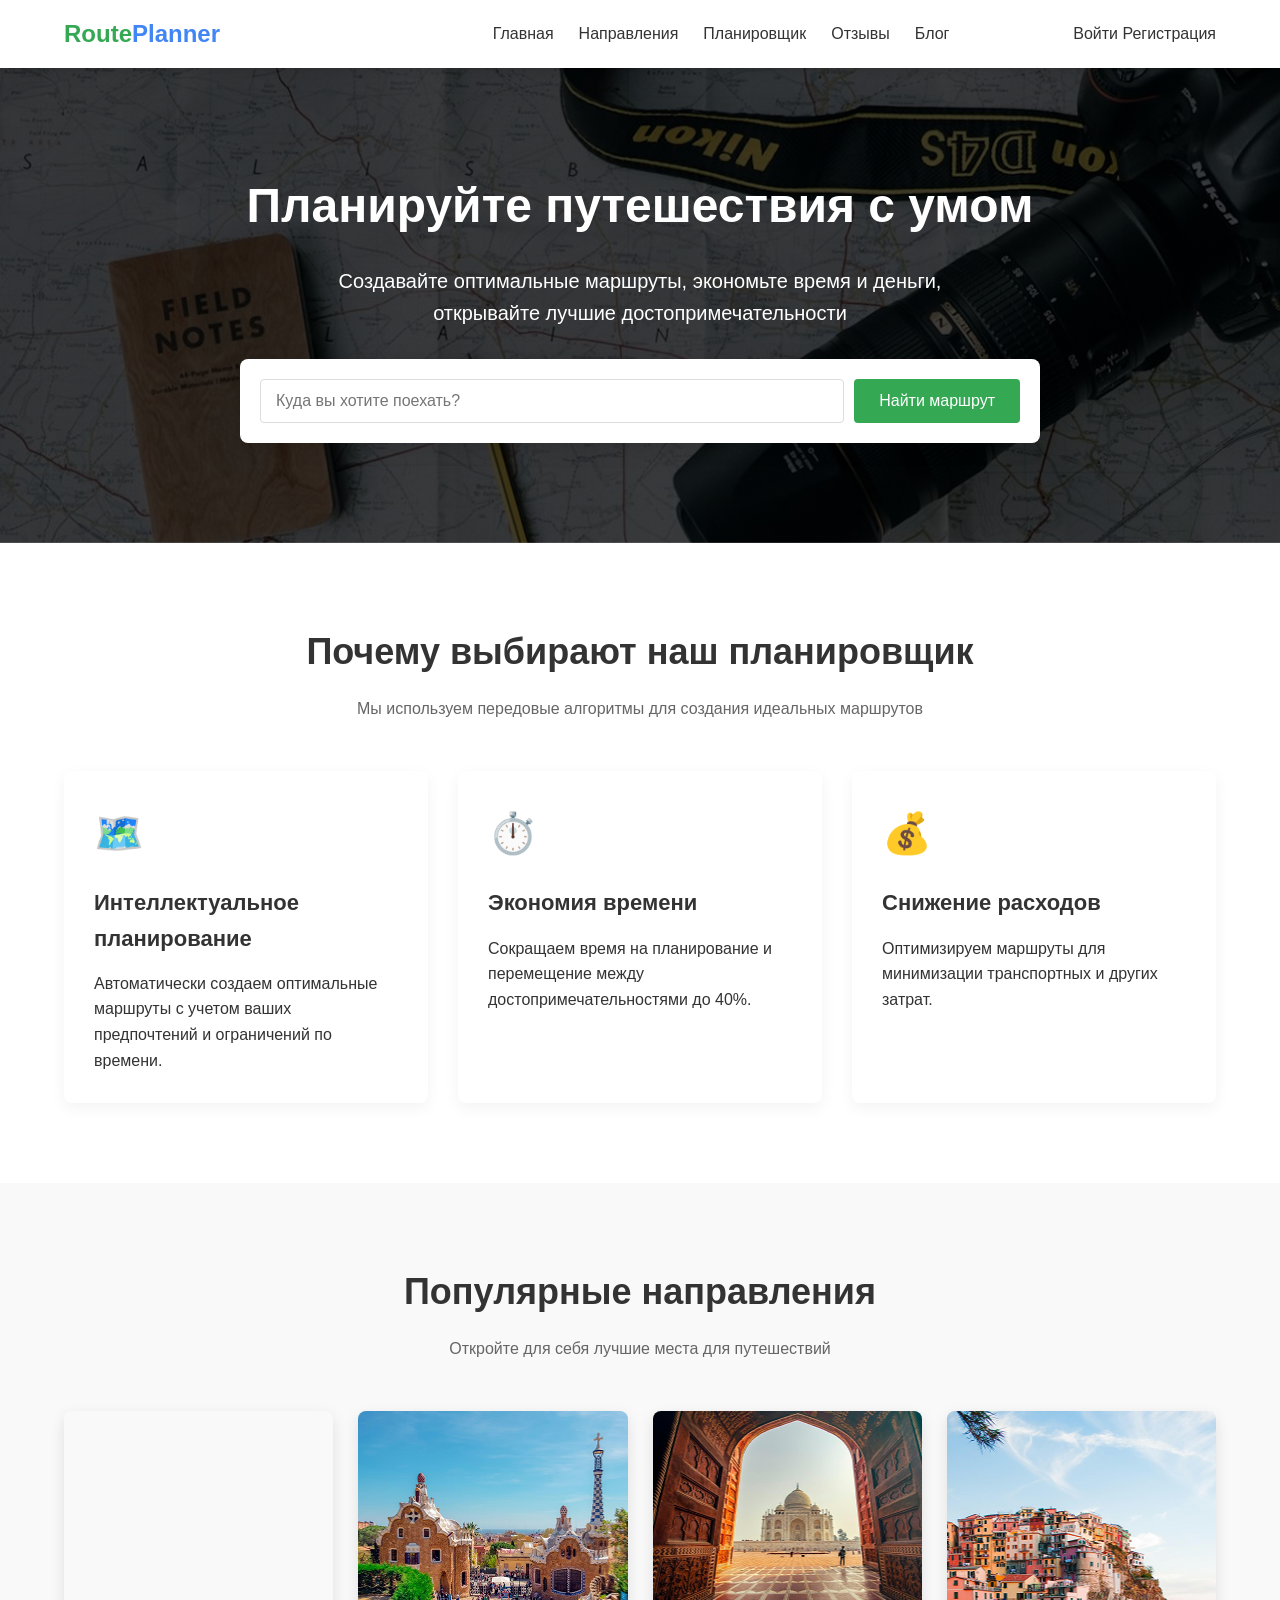
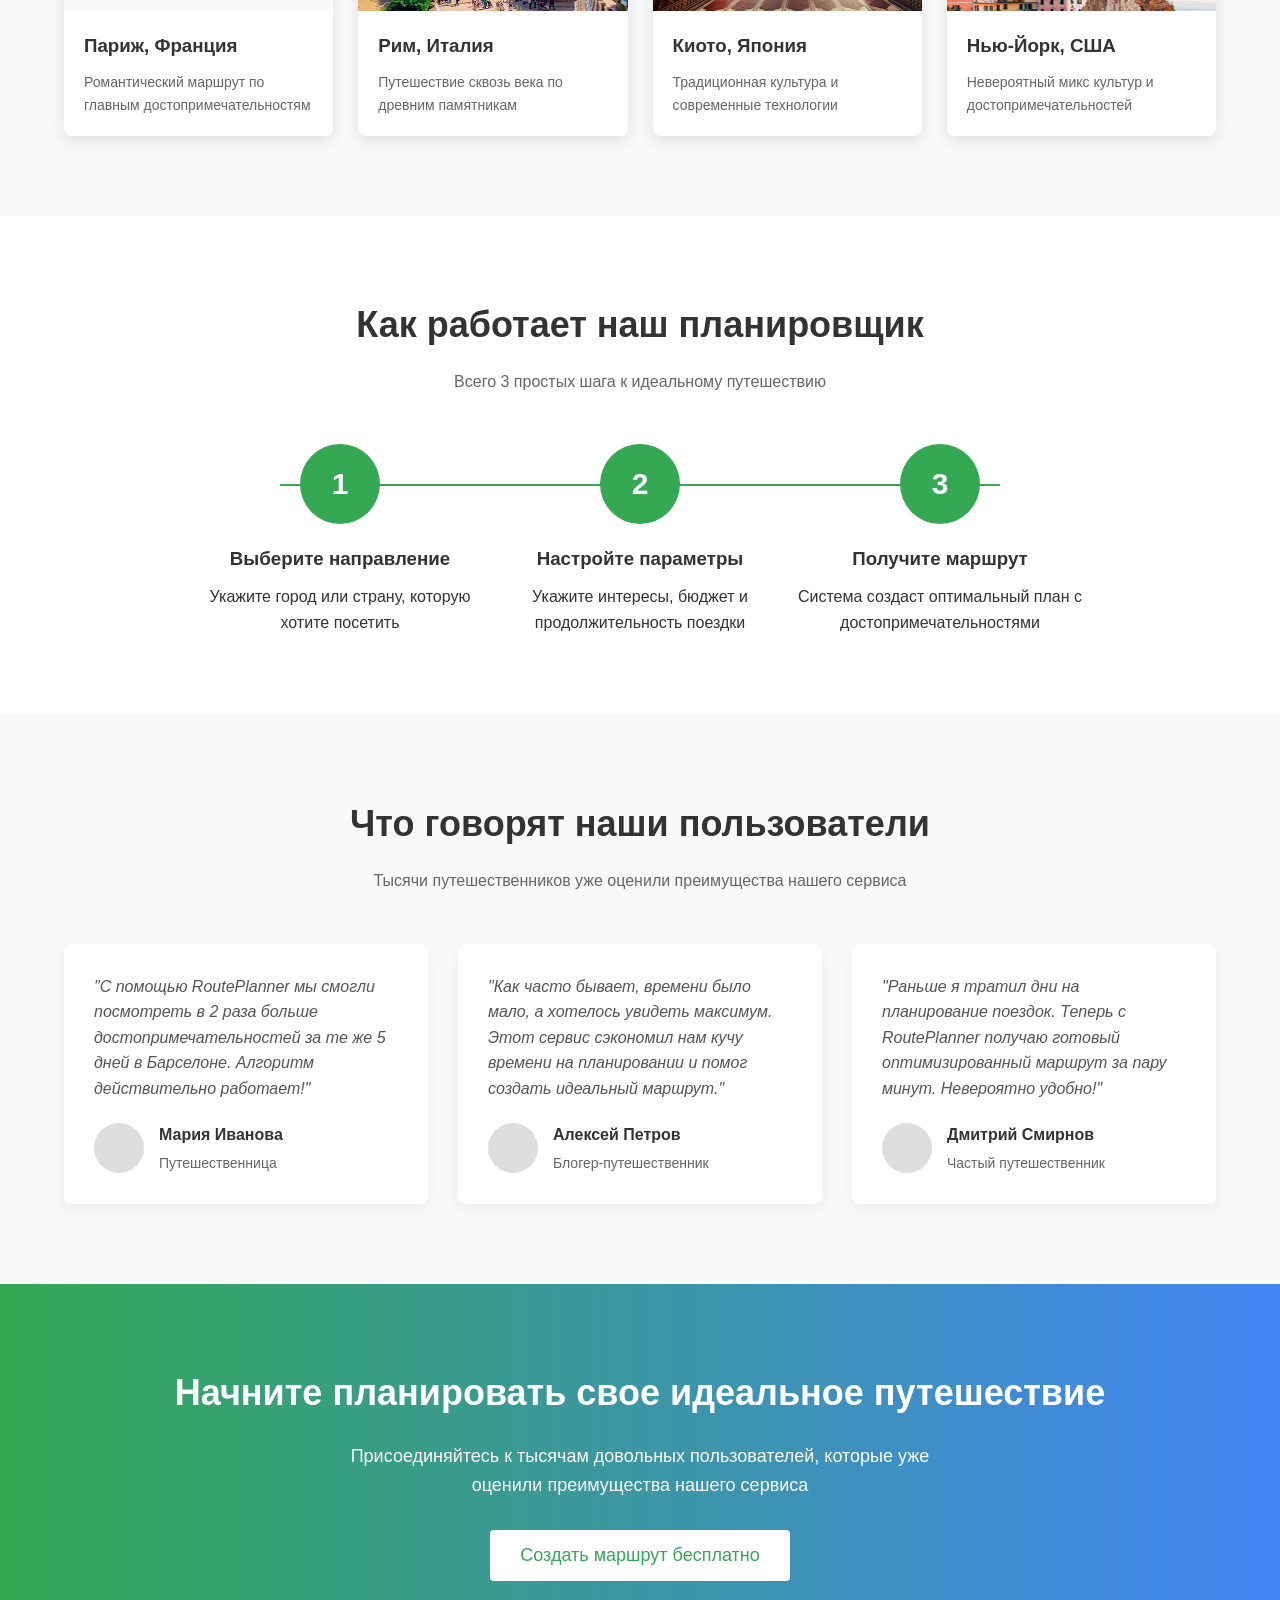
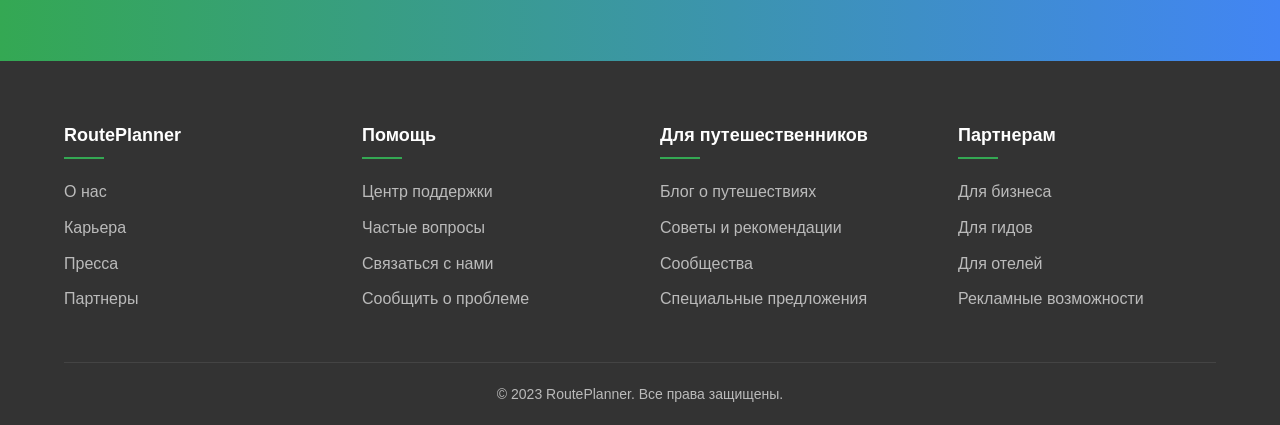
<file: index.html>
<!DOCTYPE html>
<html lang="ru">
<head>
    <meta charset="UTF-8">
    <meta name="viewport" content="width=device-width, initial-scale=1.0">
    <title>RoutePlanner - Планирование и оптимизация туристических маршрутов</title>
    <link rel="stylesheet" href="style.css">
</head>
<body>
        <!-- Шапка сайта -->
    <header>
        <div class="container">
            <div class="header-top">
                <a href='#1' class="logo">Route<span>Planner</span></a>
                
                <!-- Мобильные кнопки авторизации (видны только на мобильных) -->
               
                <div class="auth-buttons mobile-auth" >
                    <a href= "voiti.html">Войти</a>
                    <a href= "regis.html">Рег</a>
                </div>
                
                <!-- Бургер меню (видны только на мобильных) -->
                <button class="burger-menu">
                    <span></span>
                    <span></span>
                    <span></span>
                </button>
                
                <!-- Навигация - на десктопе горизонтальная, на мобильных скрыта -->
                <ul class="nav-links">
                    <li><a href="#1">Главная</a></li>
                    <li><a href="#3">Направления</a></li>
                    <li><a href="#4">Планировщик</a></li>
                    <li><a href="#5">Отзывы</a></li>
                    <li><a href="#6">Блог</a></li>
                </ul>
                
                <!-- Десктопные кнопки авторизации -->
                <div class="auth-buttons">
                    <a href= "voiti.html">Войти</a>
                    <a href= "regis.html">Регистрация</a>
                </div>
            </div>
        </div>
    </header>

    <!-- Герой-секция -->
    <section class="hero" id="1">
        <div class="container">
            <h1>Планируйте путешествия с умом</h1>
            <p>Создавайте оптимальные маршруты, экономьте время и деньги, открывайте лучшие достопримечательности</p>
            <div class="search-box">
                <input type="text" class="search-input" placeholder="Куда вы хотите поехать?">
                <button class="search-btn">Найти маршрут</button>
            </div>
        </div>
    </section>

    <!-- Особенности -->
    <section class="features" id="2">
        <div class="container">
            <div class="section-title">
                <h2>Почему выбирают наш планировщик</h2>
                <p>Мы используем передовые алгоритмы для создания идеальных маршрутов</p>
            </div>
            <div class="features-grid">
                <div class="feature-card">
                    <div class="feature-icon">🗺️</div>
                    <h3>Интеллектуальное планирование</h3>
                    <p>Автоматически создаем оптимальные маршруты с учетом ваших предпочтений и ограничений по времени.</p>
                </div>
                <div class="feature-card">
                    <div class="feature-icon">⏱️</div>
                    <h3>Экономия времени</h3>
                    <p>Сокращаем время на планирование и перемещение между достопримечательностями до 40%.</p>
                </div>
                <div class="feature-card">
                    <div class="feature-icon">💰</div>
                    <h3>Снижение расходов</h3>
                    <p>Оптимизируем маршруты для минимизации транспортных и других затрат.</p>
                </div>
            </div>
        </div>
    </section>

    <!-- Популярные направления -->
    <section class="destinations" id="3">
        <div class="container">
            <div class="section-title">
                <h2>Популярные направления</h2>
                <p>Откройте для себя лучшие места для путешествий</p>
            </div>
            <div class="destinations-grid">
                <div class="destination-card">
                    <div class="destination-img" style="background-image: url('img/parige.png');"></div>
                    <div class="destination-info">
                        <h3>Париж, Франция</h3>
                        <p>Романтический маршрут по главным достопримечательностям</p>
                    </div>
                </div>
                <div class="destination-card">
                    <div class="destination-img" style="background-image: url('img/rim.png');"></div>
                    <div class="destination-info">
                        <h3>Рим, Италия</h3>
                        <p>Путешествие сквозь века по древним памятникам</p>
                    </div>
                </div>
                <div class="destination-card">
                    <div class="destination-img" style="background-image: url('img/iaponia.png');"></div>
                    <div class="destination-info">
                        <h3>Киото, Япония</h3>
                        <p>Традиционная культура и современные технологии</p>
                    </div>
                </div>
                <div class="destination-card">
                    <div class="destination-img" style="background-image: url('img/new-erk.png');"></div>
                    <div class="destination-info">
                        <h3>Нью-Йорк, США</h3>
                        <p>Невероятный микс культур и достопримечательностей</p>
                    </div>
                </div>
            </div>
        </div>
    </section>

    <!-- Как это работает -->
    <section class="how-it-works" id="4">
        <div class="container">
            <div class="section-title">
                <h2>Как работает наш планировщик</h2>
                <p>Всего 3 простых шага к идеальному путешествию</p>
            </div>
            <div class="steps">
                <div class="step">
                    <div class="step-number">1</div>
                    <h3>Выберите направление</h3>
                    <p>Укажите город или страну, которую хотите посетить</p>
                </div>
                <div class="step">
                    <div class="step-number">2</div>
                    <h3>Настройте параметры</h3>
                    <p>Укажите интересы, бюджет и продолжительность поездки</p>
                </div>
                <div class="step">
                    <div class="step-number">3</div>
                    <h3>Получите маршрут</h3>
                    <p>Система создаст оптимальный план с достопримечательностями</p>
                </div>
            </div>
        </div>
    </section>

    <!-- Отзывы -->
    <section class="testimonials" id="5">
        <div class="container">
            <div class="section-title">
                <h2>Что говорят наши пользователи</h2>
                <p>Тысячи путешественников уже оценили преимущества нашего сервиса</p>
            </div>
            <div class="testimonials-grid">
                <div class="testimonial-card">
                    <div class="testimonial-text">
                        "С помощью RoutePlanner мы смогли посмотреть в 2 раза больше достопримечательностей за те же 5 дней в Барселоне. Алгоритм действительно работает!"
                    </div>
                    <div class="testimonial-author">
                        <div class="author-avatar"></div>
                        <div class="author-info">
                            <h4>Мария Иванова</h4>
                            <p>Путешественница</p>
                        </div>
                    </div>
                </div>
                <div class="testimonial-card">
                    <div class="testimonial-text">
                        "Как часто бывает, времени было мало, а хотелось увидеть максимум. Этот сервис сэкономил нам кучу времени на планировании и помог создать идеальный маршрут."
                    </div>
                    <div class="testimonial-author">
                        <div class="author-avatar"></div>
                        <div class="author-info">
                            <h4>Алексей Петров</h4>
                            <p>Блогер-путешественник</p>
                        </div>
                    </div>
                </div>
                <div class="testimonial-card">
                    <div class="testimonial-text">
                        "Раньше я тратил дни на планирование поездок. Теперь с RoutePlanner получаю готовый оптимизированный маршрут за пару минут. Невероятно удобно!"
                    </div>
                    <div class="testimonial-author">
                        <div class="author-avatar"></div>
                        <div class="author-info">
                            <h4>Дмитрий Смирнов</h4>
                            <p>Частый путешественник</p>
                        </div>
                    </div>
                </div>
            </div>
        </div>
    </section>

    <!-- Призыв к действию -->
    <section class="cta" id="6">
        <div class="container">
            <h2>Начните планировать свое идеальное путешествие</h2>
            <p>Присоединяйтесь к тысячам довольных пользователей, которые уже оценили преимущества нашего сервиса</p>
            <button class="cta-btn">Создать маршрут бесплатно</button>
        </div>
    </section>

    <!-- Подвал -->
    <footer>
        <div class="container">
            <div class="footer-content">
                <div class="footer-column">
                    <h3>RoutePlanner</h3>
                    <ul class="footer-links">
                        <li><a href="#">О нас</a></li>
                        <li><a href="#">Карьера</a></li>
                        <li><a href="#">Пресса</a></li>
                        <li><a href="#">Партнеры</a></li>
                    </ul>
                </div>
                <div class="footer-column">
                    <h3>Помощь</h3>
                    <ul class="footer-links">
                        <li><a href="#">Центр поддержки</a></li>
                        <li><a href="#">Частые вопросы</a></li>
                        <li><a href="#">Связаться с нами</a></li>
                        <li><a href="#">Сообщить о проблеме</a></li>
                    </ul>
                </div>
                <div class="footer-column">
                    <h3>Для путешественников</h3>
                    <ul class="footer-links">
                        <li><a href="#">Блог о путешествиях</a></li>
                        <li><a href="#">Советы и рекомендации</a></li>
                        <li><a href="#">Сообщества</a></li>
                        <li><a href="#">Специальные предложения</a></li>
                    </ul>
                </div>
                <div class="footer-column">
                    <h3>Партнерам</h3>
                    <ul class="footer-links">
                        <li><a href="#">Для бизнеса</a></li>
                        <li><a href="#">Для гидов</a></li>
                        <li><a href="#">Для отелей</a></li>
                        <li><a href="#">Рекламные возможности</a></li>
                    </ul>
                </div>
            </div>
            <div class="footer-bottom">
                <p>&copy; 2023 RoutePlanner. Все права защищены.</p>
            </div>
        </div>
    </footer>
</body>
</html>
</file>
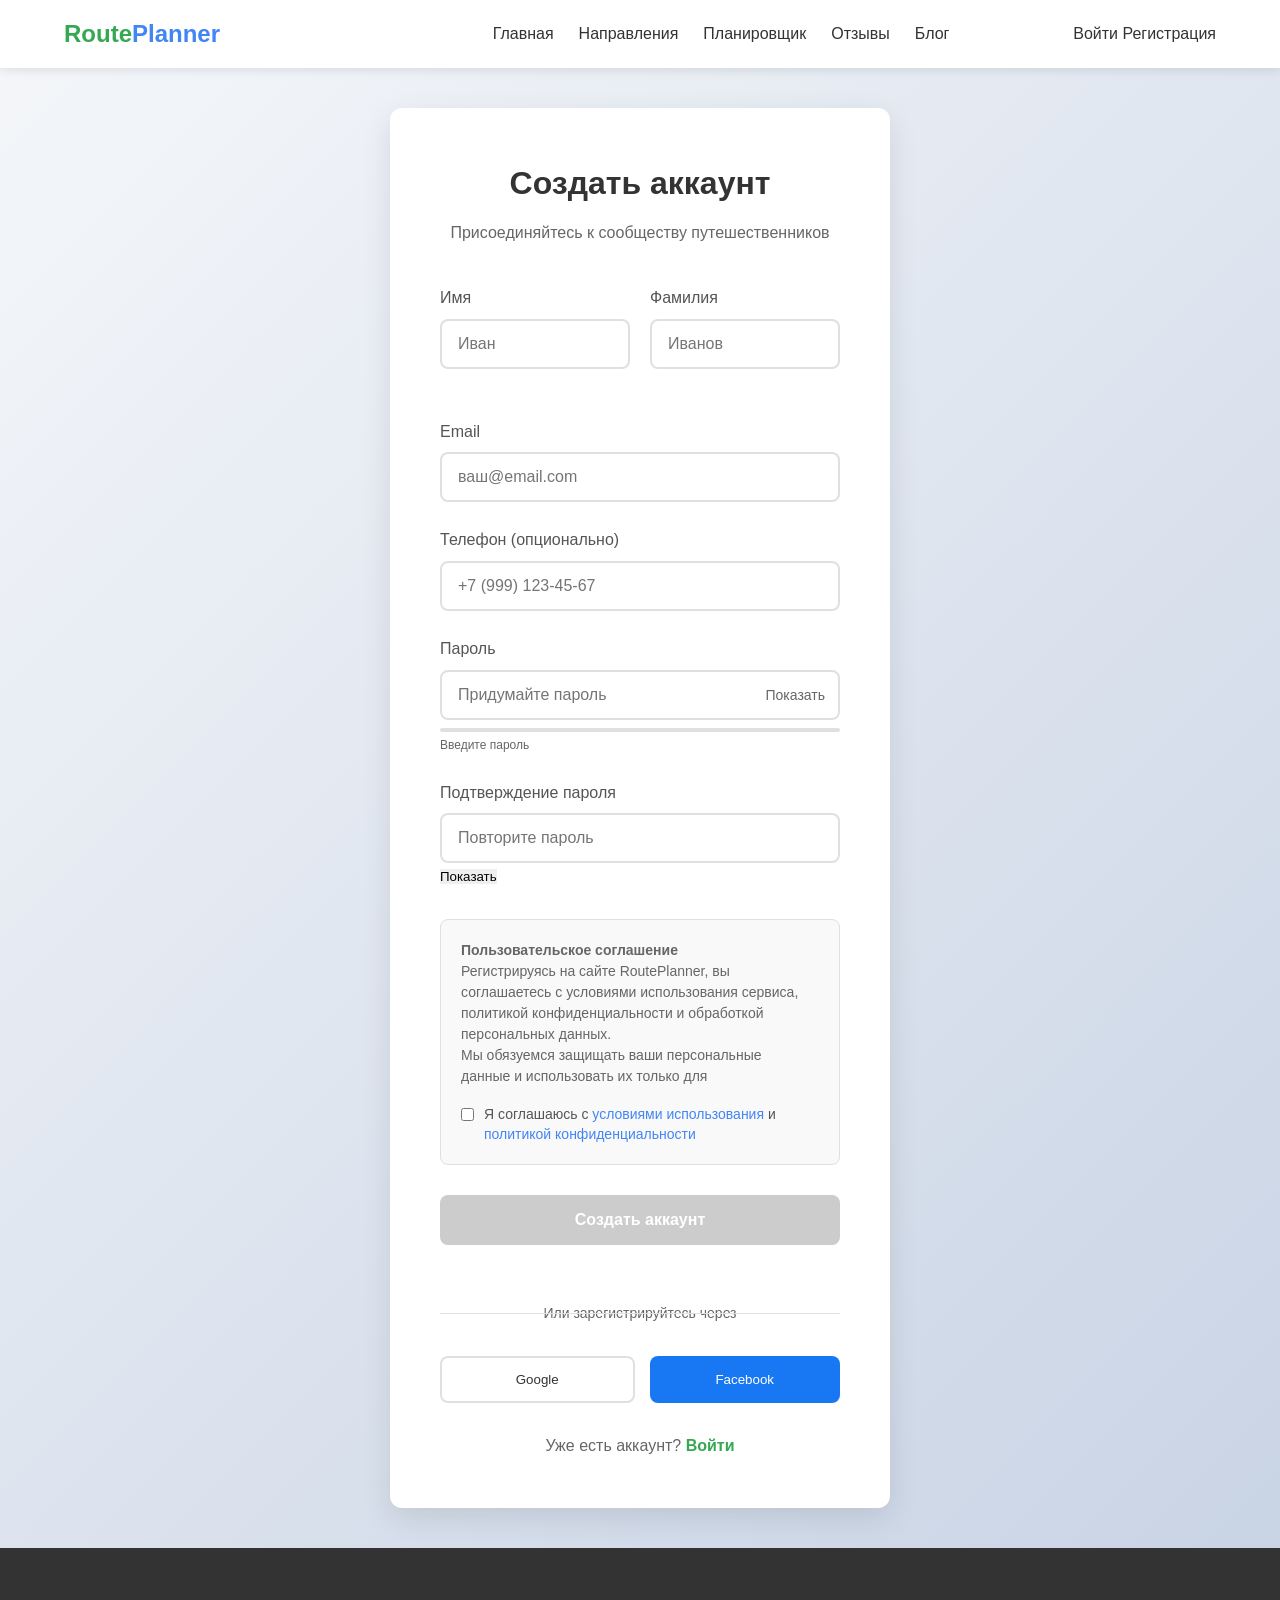
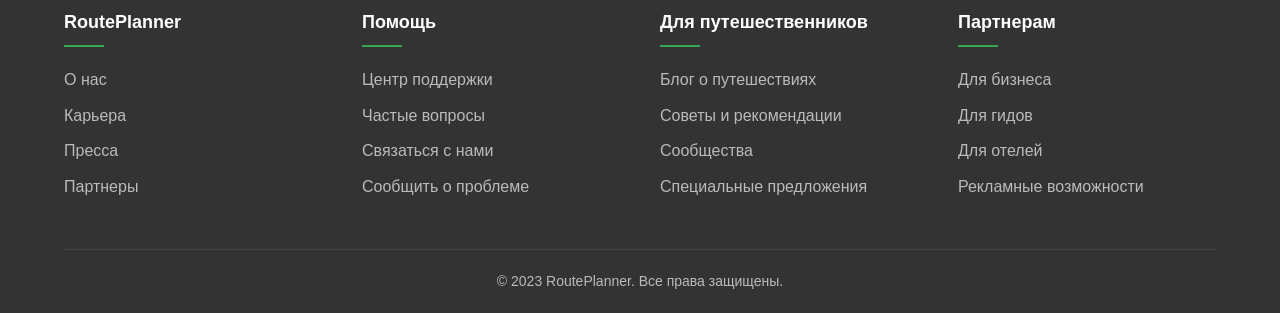
<file: regis.html>
<!DOCTYPE html>
<html lang="ru">
<head>
    <meta charset="UTF-8">
    <meta name="viewport" content="width=device-width, initial-scale=1.0">
    <link rel="stylesheet" href="style.css">
    <title>Регистрация - RoutePlanner</title>
    <style>
        /* Общие стили (такие же как на главной) */
        * {
            margin: 0;
            padding: 0;
            box-sizing: border-box;
            font-family: 'Segoe UI', Tahoma, Geneva, Verdana, sans-serif;
        }
        
        body {
            color: #333;
            line-height: 1.6;
            background: linear-gradient(135deg, #f5f7fa 0%, #c3cfe2 100%);
            min-height: 100vh;
        }
        
        .container {
            width: 90%;
            max-width: 1200px;
            margin: 0 auto;
        }
        
        a {
            text-decoration: none;
            color: inherit;
        }
        
        button {
            cursor: pointer;
            border: none;
        }
        
        /* Шапка сайта */
        /* header {
            background-color: #fff;
            box-shadow: 0 2px 10px rgba(0,0,0,0.1);
            position: sticky;
            top: 0;
            z-index: 100;
        }
        
        .header-top {
            display: flex;
            justify-content: space-between;
            align-items: center;
            padding: 15px 0;
        } */
        
        .logo {
            font-size: 24px;
            font-weight: bold;
            color: #34a853;
        }
        
        .logo span {
            color: #4285f4;
        }
        
        
        
        .auth-buttons button {
            padding: 8px 16px;
            border-radius: 4px;
            font-weight: 500;
        }
        
        .login-btn {
            background: transparent;
            color: #34a853;
            margin-right: 10px;
        }
        
        .signup-btn {
            background: #34a853;
            color: white;
        }
        
        /* Основной контент страницы регистрации */
        .auth-container {
            display: flex;
            justify-content: center;
            align-items: center;
            min-height: calc(100vh - 80px);
            padding: 40px 20px;
        }
        
        .auth-card {
            background: white;
            border-radius: 12px;
            box-shadow: 0 10px 30px rgba(0,0,0,0.1);
            padding: 50px;
            width: 100%;
            max-width: 500px;
            transition: transform 0.3s ease;
        }
        
        .auth-card:hover {
            transform: translateY(-5px);
        }
        
        .auth-header {
            text-align: center;
            margin-bottom: 40px;
        }
        
        .auth-header h1 {
            font-size: 32px;
            color: #333;
            margin-bottom: 10px;
        }
        
        .auth-header p {
            color: #666;
            font-size: 16px;
        }
        
        .auth-form {
            margin-bottom: 30px;
        }
        
        .form-row {
            display: flex;
            gap: 20px;
            margin-bottom: 25px;
        }
        
        .form-group {
            flex: 1;
            margin-bottom: 25px;
        }
        
        .form-group label {
            display: block;
            margin-bottom: 8px;
            font-weight: 500;
            color: #555;
        }
        
        .form-input {
            width: 100%;
            padding: 14px 16px;
            border: 2px solid #e0e0e0;
            border-radius: 8px;
            font-size: 16px;
            transition: border-color 0.3s;
        }
        
        .form-input:focus {
            outline: none;
            border-color: #34a853;
            box-shadow: 0 0 0 3px rgba(52, 168, 83, 0.1);
        }
        
        .password-container {
            position: relative;
        }
        
        .toggle-password {
            position: absolute;
            right: 15px;
            top: 50%;
            transform: translateY(-50%);
            background: none;
            border: none;
            color: #666;
            cursor: pointer;
            font-size: 14px;
        }
        
        .password-strength {
            margin-top: 8px;
            height: 4px;
            background: #e0e0e0;
            border-radius: 2px;
            overflow: hidden;
        }
        
        .strength-bar {
            height: 100%;
            width: 0;
            background: #ff4444;
            transition: width 0.3s, background-color 0.3s;
        }
        
        .strength-text {
            font-size: 12px;
            color: #666;
            margin-top: 4px;
        }
        
        .strength-weak { background: #ff4444; }
        .strength-medium { background: #ffa726; }
        .strength-strong { background: #4caf50; }
        
        .terms {
            margin: 30px 0;
            padding: 20px;
            background: #f9f9f9;
            border-radius: 8px;
            border: 1px solid #e0e0e0;
        }
        
        .terms-content {
            max-height: 150px;
            overflow-y: auto;
            padding-right: 10px;
            margin-bottom: 15px;
            font-size: 14px;
            color: #666;
            line-height: 1.5;
        }
        
        .terms-agreement {
            display: flex;
            align-items: flex-start;
            gap: 10px;
        }
        
        .terms-agreement input {
            margin-top: 3px;
        }
        
        .terms-agreement label {
            font-size: 14px;
            color: #555;
            line-height: 1.4;
        }
        
        .terms-agreement a {
            color: #4285f4;
            font-weight: 500;
        }
        
        .submit-btn {
            width: 100%;
            padding: 16px;
            background: #34a853;
            color: white;
            border-radius: 8px;
            font-size: 16px;
            font-weight: 600;
            transition: background-color 0.3s, transform 0.2s;
            margin-bottom: 25px;
        }
        
        .submit-btn:hover {
            background: #2d8c47;
            transform: translateY(-2px);
        }
        
        .submit-btn:active {
            transform: translateY(0);
        }
        
        .submit-btn:disabled {
            background: #ccc;
            cursor: not-allowed;
            transform: none;
        }
        
        .divider {
            text-align: center;
            margin: 30px 0;
            position: relative;
        }
        
        .divider::before {
            content: '';
            position: absolute;
            top: 50%;
            left: 0;
            right: 0;
            height: 1px;
            background: #e0e0e0;
        }
        
        .divider span {
            background: white;
            padding: 0 20px;
            color: #666;
            font-size: 14px;
        }
        
        .social-login {
            display: flex;
            gap: 15px;
            margin-bottom: 30px;
        }
        
        .social-btn {
            flex: 1;
            padding: 14px;
            border-radius: 8px;
            font-weight: 500;
            display: flex;
            align-items: center;
            justify-content: center;
            gap: 10px;
            transition: transform 0.2s, box-shadow 0.2s;
        }
        
        .social-btn.google {
            background: #fff;
            color: #333;
            border: 2px solid #e0e0e0;
        }
        
        .social-btn.facebook {
            background: #1877f2;
            color: white;
        }
        
        .social-btn:hover {
            transform: translateY(-2px);
            box-shadow: 0 5px 15px rgba(0,0,0,0.1);
        }
        
        .auth-footer {
            text-align: center;
            margin-top: 30px;
        }
        
        .auth-footer p {
            color: #666;
        }
        
        .auth-footer a {
            color: #34a853;
            font-weight: 600;
            transition: color 0.3s;
        }
        
        .auth-footer a:hover {
            color: #2d8c47;
        }
        
        /* Подвал */
        footer {
            background: #333;
            color: white;
            padding: 60px 0 20px;
            margin-top: auto;
        }
        
        .footer-content {
            display: grid;
            grid-template-columns: repeat(auto-fit, minmax(200px, 1fr));
            gap: 40px;
            margin-bottom: 40px;
        }
        
        .footer-column h3 {
            font-size: 18px;
            margin-bottom: 20px;
            position: relative;
            padding-bottom: 10px;
        }
        
        .footer-column h3::after {
            content: '';
            position: absolute;
            left: 0;
            bottom: 0;
            width: 40px;
            height: 2px;
            background: #34a853;
        }
        
        .footer-links {
            list-style: none;
        }
        
        .footer-links li {
            margin-bottom: 10px;
        }
        
        .footer-links a {
            color: #bbb;
            transition: color 0.3s;
        }
        
        .footer-links a:hover {
            color: white;
        }
        
        .footer-bottom {
            text-align: center;
            padding-top: 20px;
            border-top: 1px solid #444;
            color: #bbb;
            font-size: 14px;
        }
        
        /* Адаптивность */
        @media (max-width: 768px) {
          
            
            .auth-card {
                padding: 30px;
                margin: 20px;
            }
            
            .form-row {
                flex-direction: column;
                gap: 0;
            }
            
            .social-login {
                flex-direction: column;
            }
        }
        
        @media (max-width: 576px) {
            .auth-card {
                padding: 25px;
            }
            
            .auth-header h1 {
                font-size: 28px;
            }
            
            .terms {
                padding: 15px;
            }
        }
    </style>
    
</head>
<body>
    <!-- Шапка сайта -->
    <header>
        <div class="container">
            <div class="header-top">
                <a href='index.html' class="logo">Route<span>Planner</span></a>
                
                <!-- Мобильные кнопки авторизации (видны только на мобильных) -->
               
                <div class="auth-buttons mobile-auth" >
                    <a href= "voiti.html">Войти</a>
                    <a href= "regis.html">Рег</a>
                </div>
                
                <!-- Бургер меню (видны только на мобильных) -->
                <button class="burger-menu">
                    <span></span>
                    <span></span>
                    <span></span>
                </button>
                
                <!-- Навигация - на десктопе горизонтальная, на мобильных скрыта -->
                <ul class="nav-links">
                    <li><a href="index.html">Главная</a></li>
                    <li><a href="index.html">Направления</a></li>
                    <li><a href="index.html">Планировщик</a></li>
                    <li><a href="index.html">Отзывы</a></li>
                    <li><a href="index.html">Блог</a></li>
                </ul>
                
                <!-- Десктопные кнопки авторизации -->
                <div class="auth-buttons">
                    <a href= "voiti.html">Войти</a>
                    <a href= "regis.html">Регистрация</a>
                </div>
            </div>
        </div>
    </header>

    <!-- Основной контент -->
    <main>
        <div class="auth-container">
            <div class="auth-card">
                <div class="auth-header">
                    <h1>Создать аккаунт</h1>
                    <p>Присоединяйтесь к сообществу путешественников</p>
                </div>
                
                <form class="auth-form">
                    <div class="form-row">
                        <div class="form-group">
                            <label for="first-name">Имя</label>
                            <input type="text" id="first-name" class="form-input" placeholder="Иван" required>
                        </div>
                        
                        <div class="form-group">
                            <label for="last-name">Фамилия</label>
                            <input type="text" id="last-name" class="form-input" placeholder="Иванов" required>
                        </div>
                    </div>
                    
                    <div class="form-group">
                        <label for="email">Email</label>
                        <input type="email" id="email" class="form-input" placeholder="ваш@email.com" required>
                    </div>
                    
                    <div class="form-group">
                        <label for="phone">Телефон (опционально)</label>
                        <input type="tel" id="phone" class="form-input" placeholder="+7 (999) 123-45-67">
                    </div>
                    
                    <div class="form-group">
                        <label for="password">Пароль</label>
                        <div class="password-container">
                            <input type="password" id="password" class="form-input" placeholder="Придумайте пароль" required>
                            <button type="button" class="toggle-password">Показать</button>
                        </div>
                        <div class="password-strength">
                            <div class="strength-bar" id="strength-bar"></div>
                        </div>
                        <div class="strength-text" id="strength-text">Введите пароль</div>
                    </div>
                    
                    <div class="form-group">
                        <label for="confirm-password">Подтверждение пароля</label>
                        <div class="password-container">
                            <input type="password" id="confirm-password" class="form-input" placeholder="Повторите пароль" required>
                            <button type="button" class="toggle-confirm-password">Показать</button>
                        </div>
                        <div id="password-match" class="strength-text"></div>
                    </div>
                    
                    <div class="terms">
                        <div class="terms-content">
                            <p><strong>Пользовательское соглашение</strong></p>
                            <p>Регистрируясь на сайте RoutePlanner, вы соглашаетесь с условиями использования сервиса, политикой конфиденциальности и обработкой персональных данных.</p>
                            <p>Мы обязуемся защищать ваши персональные данные и использовать их только для предоставления услуг планирования путешествий, улучшения пользовательского опыта и отправки важных уведомлений.</p>
                            <p>Вы можете в любой момент удалить свой аккаунт и запросить удаление ваших персональных данных, обратившись в службу поддержки.Я могу украсть все выши данные, когда пожелаю</p>
                        </div>
                        
                        <div class="terms-agreement">
                            <input type="checkbox" id="agree-terms" required>
                            <label for="agree-terms">
                                Я соглашаюсь с <a href="#">условиями использования</a> и 
                                <a href="#">политикой конфиденциальности</a>
                            </label>
                        </div>
                    </div>
                    
                    <button type="submit" class="submit-btn" id="register-btn" disabled>Создать аккаунт</button>
                    
                    <div class="divider">
                        <span>Или зарегистрируйтесь через</span>
                    </div>
                    
                    <div class="social-login">
                        <button type="button" class="social-btn google">
                            <span>Google</span>
                        </button>
                        <button type="button" class="social-btn facebook">
                            <span>Facebook</span>
                        </button>
                    </div>
                </form>
                
                <div class="auth-footer">
                    <p>Уже есть аккаунт? <a href="login.html">Войти</a></p>
                </div>
            </div>
        </div>
    </main>

    <!-- Подвал -->
    <footer>
        <div class="container">
            <div class="footer-content">
                <div class="footer-column">
                    <h3>RoutePlanner</h3>
                    <ul class="footer-links">
                        <li><a href="#">О нас</a></li>
                        <li><a href="#">Карьера</a></li>
                        <li><a href="#">Пресса</a></li>
                        <li><a href="#">Партнеры</a></li>
                    </ul>
                </div>
                <div class="footer-column">
                    <h3>Помощь</h3>
                    <ul class="footer-links">
                        <li><a href="#">Центр поддержки</a></li>
                        <li><a href="#">Частые вопросы</a></li>
                        <li><a href="#">Связаться с нами</a></li>
                        <li><a href="#">Сообщить о проблеме</a></li>
                    </ul>
                </div>
                <div class="footer-column">
                    <h3>Для путешественников</h3>
                    <ul class="footer-links">
                        <li><a href="#">Блог о путешествиях</a></li>
                        <li><a href="#">Советы и рекомендации</a></li>
                        <li><a href="#">Сообщества</a></li>
                        <li><a href="#">Специальные предложения</a></li>
                    </ul>
                </div>
                <div class="footer-column">
                    <h3>Партнерам</h3>
                    <ul class="footer-links">
                        <li><a href="#">Для бизнеса</a></li>
                        <li><a href="#">Для гидов</a></li>
                        <li><a href="#">Для отелей</a></li>
                        <li><a href="#">Рекламные возможности</a></li>
                    </ul>
                </div>
            </div>
            <div class="footer-bottom">
                <p>&copy; 2023 RoutePlanner. Все права защищены.</p>
            </div>
        </div>
    </footer>

    <script>
        // JavaScript для страницы регистрации
        document.addEventListener('DOMContentLoaded', function() {
            const passwordInput = document.getElementById('password');
            const confirmPasswordInput = document.getElementById('confirm-password');
            const strengthBar = document.getElementById('strength-bar');
            const strengthText = document.getElementById('strength-text');
            const passwordMatch = document.getElementById('password-match');
            const togglePassword = document.querySelector('.toggle-password');
            const toggleConfirmPassword = document.querySelector('.toggle-confirm-password');
            const termsCheckbox = document.getElementById('agree-terms');
            const registerBtn = document.getElementById('register-btn');
            
            // Показать/скрыть пароль
            togglePassword.addEventListener('click', function() {
                const type = passwordInput.getAttribute('type') === 'password' ? 'text' : 'password';
                passwordInput.setAttribute('type', type);
                this.textContent = type === 'password' ? 'Показать' : 'Скрыть';
            });
            
            toggleConfirmPassword.addEventListener('click', function() {
                const type = confirmPasswordInput.getAttribute('type') === 'password' ? 'text' : 'password';
                confirmPasswordInput.setAttribute('type', type);
                this.textContent = type === 'password' ? 'Показать' : 'Скрыть';
            });
            
            // Проверка сложности пароля
            passwordInput.addEventListener('input', function() {
                const password = this.value;
                let strength = 0;
                let text = '';
                let color = '';
                
                if (password.length > 0) {
                    // Проверка длины
                    if (password.length >= 8) strength += 25;
                    
                    // Проверка наличия цифр
                    if (/\d/.test(password)) strength += 25;
                    
                    // Проверка наличия букв в разных регистрах
                    if (/[a-z]/.test(password) && /[A-Z]/.test(password)) strength += 25;
                    
                    // Проверка наличия специальных символов
                    if (/[^a-zA-Z0-9]/.test(password)) strength += 25;
                    
                    // Определение уровня сложности
                    if (strength < 50) {
                        text = 'Слабый пароль';
                        color = '#ff4444';
                    } else if (strength < 75) {
                        text = 'Средний пароль';
                        color = '#ffa726';
                    } else {
                        text = 'Сильный пароль';
                        color = '#4caf50';
                    }
                } else {
                    text = 'Введите пароль';
                    color = '#e0e0e0';
                }
                
                strengthBar.style.width = strength + '%';
                strengthBar.style.backgroundColor = color;
                strengthText.textContent = text;
                strengthText.style.color = color;
                
                checkFormValidity();
            });
            
            // Проверка совпадения паролей
            confirmPasswordInput.addEventListener('input', function() {
                const password = passwordInput.value;
                const confirm = this.value;
                
                if (confirm.length === 0) {
                    passwordMatch.textContent = '';
                } else if (password === confirm) {
                    passwordMatch.textContent = '✓ Пароли совпадают';
                    passwordMatch.style.color = '#4caf50';
                } else {
                    passwordMatch.textContent = '✗ Пароли не совпадают';
                    passwordMatch.style.color = '#ff4444';
                }
                
                checkFormValidity();
            });
            
            // Проверка согласия с условиями
            termsCheckbox.addEventListener('change', checkFormValidity);
            
            // Проверка валидности всей формы
            function checkFormValidity() {
                const password = passwordInput.value;
                const confirm = confirmPasswordInput.value;
                const isValid = 
                    password.length >= 8 && 
                    password === confirm && 
                    termsCheckbox.checked;
                
                registerBtn.disabled = !isValid;
            }
            
            // Обработка формы регистрации
            const registerForm = document.querySelector('.auth-form');
            registerForm.addEventListener('submit', function(e) {
                e.preventDefault();
                
                const firstName = document.getElementById('first-name').value;
                const lastName = document.getElementById('last-name').value;
                const email = document.getElementById('email').value;
                const phone = document.getElementById('phone').value;
                const password = passwordInput.value;
                
                // Здесь должна быть реальная логика регистрации
                console.log('Регистрация:', { 
                    firstName, 
                    lastName, 
                    email, 
                    phone, 
                    password 
                });
                
                // Симуляция успешной регистрации
                alert('Регистрация успешна! Добро пожаловать в RoutePlanner!');
                window.location.href = 'index.html';
            });
        });
    </script>
</body>
</html>
</file>
<file: style.css>
/* Общие стили */
        * {
            margin: 0;
            padding: 0;
            box-sizing: border-box;
            font-family: 'Segoe UI', Tahoma, Geneva, Verdana, sans-serif;
        }
        
        body {
            color: #333;
            line-height: 1.6;
        }
        
        .container {
            width: 90%;
            max-width: 1200px;
            margin: 0 auto;
        }
        
        a {
            text-decoration: none;
            color: inherit;
        }
        
        button {
            cursor: pointer;
            border: none;
        }
        
        /* Шапка сайта */
        header {
            background-color: #fff;
            box-shadow: 0 2px 10px rgba(0,0,0,0.1);
            position: sticky;
            top: 0;
            z-index: 100;
        }
        
        .header-top {
            display: flex;
            justify-content: space-between;
            align-items: center;
            padding: 15px 0;
        }
        
        .logo {
            font-size: 24px;
            font-weight: bold;
            color: #34a853;
        }
        
        .logo span {
            color: #4285f4;
        }
        
        .nav-links {
            display: flex;
            list-style: none;
        }
        
        .nav-links li {
            margin-left: 25px;
        }
        
        .nav-links a {
            font-weight: 500;
            transition: color 0.3s;
        }
        
        .nav-links a:hover {
            color: #34a853;
        }
        
        .auth-buttons button {
            padding: 8px 16px;
            border-radius: 4px;
            font-weight: 500;
        }
        
        .login-btn {
            background: transparent;
            color: #34a853;
            margin-right: 10px;
        }
        
        .signup-btn {
            background: #34a853;
            color: white;
        }
        
        /* Герой-секция */
        .hero {
            background: linear-gradient(rgba(0,0,0,0.5), rgba(0,0,0,0.5)), url('/img/photo.png');
            background-size: cover;
            background-position: center;
            color: white;
            padding: 100px 0;
            text-align: center;
        }
        
        .hero h1 {
            font-size: 48px;
            margin-bottom: 20px;
        }
        
        .hero p {
            font-size: 20px;
            max-width: 700px;
            margin: 0 auto 30px;
        }
        
        .search-box {
            background: white;
            border-radius: 8px;
            padding: 20px;
            max-width: 800px;
            margin: 0 auto;
            display: flex;
            box-shadow: 0 4px 20px rgba(0,0,0,0.15);
        }
        
        .search-input {
            flex: 1;
            padding: 12px 15px;
            border: 1px solid #ddd;
            border-radius: 4px;
            margin-right: 10px;
            font-size: 16px;
        }
        
        .search-btn {
            background: #34a853;
            color: white;
            padding: 12px 25px;
            border-radius: 4px;
            font-size: 16px;
            font-weight: 500;
        }
        
        /* Основной контент */
        .features {
            padding: 80px 0;
        }
        
        .section-title {
            text-align: center;
            margin-bottom: 50px;
        }
        
        .section-title h2 {
            font-size: 36px;
            color: #333;
            margin-bottom: 15px;
        }
        
        .section-title p {
            color: #666;
            max-width: 600px;
            margin: 0 auto;
        }
        
        .features-grid {
            display: grid;
            grid-template-columns: repeat(auto-fit, minmax(300px, 1fr));
            gap: 30px;
        }
        
        .feature-card {
            background: white;
            border-radius: 8px;
            padding: 30px;
            box-shadow: 0 5px 15px rgba(0,0,0,0.05);
            transition: transform 0.3s, box-shadow 0.3s;
        }
        
        .feature-card:hover {
            transform: translateY(-5px);
            box-shadow: 0 10px 25px rgba(0,0,0,0.1);
        }
        
        .feature-icon {
            font-size: 40px;
            color: #34a853;
            margin-bottom: 20px;
        }
        
        .feature-card h3 {
            font-size: 22px;
            margin-bottom: 15px;
        }
        
        /* Популярные направления */
        .destinations {
            padding: 80px 0;
            background: #f9f9f9;
        }
        
        .destinations-grid {
            display: grid;
            grid-template-columns: repeat(auto-fit, minmax(250px, 1fr));
            gap: 25px;
        }
        
        .destination-card {
            border-radius: 8px;
            overflow: hidden;
            box-shadow: 0 5px 15px rgba(0,0,0,0.1);
            transition: transform 0.3s;
        }
        
        .destination-card:hover {
            transform: scale(1.03);
        }
        
        .destination-img {
            height: 200px;
            background-size: cover;
            background-position: center;
        }
        
        .destination-info {
            padding: 20px;
            background: white;
        }
        
        .destination-info h3 {
            margin-bottom: 10px;
        }
        
        .destination-info p {
            color: #666;
            font-size: 14px;
        }
        
        /* Как это работает */
        .how-it-works {
            padding: 80px 0;
        }
        
        .steps {
            display: flex;
            justify-content: space-between;
            max-width: 900px;
            margin: 0 auto;
            position: relative;
        }
        
        .steps::before {
            content: '';
            position: absolute;
            top: 40px;
            left: 10%;
            right: 10%;
            height: 2px;
            background: #34a853;
            z-index: 1;
        }
        
        .step {
            text-align: center;
            position: relative;
            z-index: 2;
            flex: 1;
        }
        
        .step-number {
            width: 80px;
            height: 80px;
            background: #34a853;
            color: white;
            border-radius: 50%;
            display: flex;
            align-items: center;
            justify-content: center;
            font-size: 30px;
            font-weight: bold;
            margin: 0 auto 20px;
        }
        
        .step h3 {
            margin-bottom: 10px;
        }
        
        /* Отзывы */
        .testimonials {
            padding: 80px 0;
            background: #f9f9f9;
        }
        
        .testimonials-grid {
            display: grid;
            grid-template-columns: repeat(auto-fit, minmax(300px, 1fr));
            gap: 30px;
        }
        
        .testimonial-card {
            background: white;
            border-radius: 8px;
            padding: 30px;
            box-shadow: 0 5px 15px rgba(0,0,0,0.05);
        }
        
        .testimonial-text {
            font-style: italic;
            margin-bottom: 20px;
            color: #555;
        }
        
        .testimonial-author {
            display: flex;
            align-items: center;
        }
        
        .author-avatar {
            width: 50px;
            height: 50px;
            border-radius: 50%;
            background: #ddd;
            margin-right: 15px;
            overflow: hidden;
        }
        
        .author-info h4 {
            margin-bottom: 5px;
        }
        
        .author-info p {
            color: #666;
            font-size: 14px;
        }
        
        /* Призыв к действию */
        .cta {
            background: linear-gradient(to right, #34a853, #4285f4);
            color: white;
            padding: 80px 0;
            text-align: center;
        }
        
        .cta h2 {
            font-size: 36px;
            margin-bottom: 20px;
        }
        
        .cta p {
            max-width: 600px;
            margin: 0 auto 30px;
            font-size: 18px;
        }
        
        .cta-btn {
            background: white;
            color: #34a853;
            padding: 15px 30px;
            border-radius: 4px;
            font-size: 18px;
            font-weight: 500;
            transition: transform 0.3s;
        }
        
        .cta-btn:hover {
            transform: scale(1.05);
        }
        
        /* Подвал */
        footer {
            background: #333;
            color: white;
            padding: 60px 0 20px;
        }
        
        .footer-content {
            display: grid;
            grid-template-columns: repeat(auto-fit, minmax(200px, 1fr));
            gap: 40px;
            margin-bottom: 40px;
        }
        
        .footer-column h3 {
            font-size: 18px;
            margin-bottom: 20px;
            position: relative;
            padding-bottom: 10px;
        }
        
        .footer-column h3::after {
            content: '';
            position: absolute;
            left: 0;
            bottom: 0;
            width: 40px;
            height: 2px;
            background: #34a853;
        }
        
        .footer-links {
            list-style: none;
        }
        
        .footer-links li {
            margin-bottom: 10px;
        }
        
        .footer-links a {
            color: #bbb;
            transition: color 0.3s;
        }
        
        .footer-links a:hover {
            color: white;
        }
        
        .footer-bottom {
            text-align: center;
            padding-top: 20px;
            border-top: 1px solid #444;
            color: #bbb;
            font-size: 14px;
        }
        
        .mobile-auth {
            display: none;
            
        }
        
        /* Адаптивность */
                /* ========== МЕДИА-ЗАПРОСЫ ДЛЯ АДАПТИВНОСТИ ========== */

        /* 1. ПЛАНШЕТЫ (768px - 991px) */
        @media (max-width: 991px) and (min-width: 768px) {
            .container {
                width: 95%;
            }
            
            .header-top {
                flex-wrap: wrap;
            }
            
            .nav-links {
                order: 3;
                width: 100%;
                justify-content: center;
                margin-top: 15px;
                flex-wrap: wrap;
            }
            
            .nav-links li {
                margin: 0 12px;
            }
            
            .hero {
                padding: 70px 0;
            }
            
            .hero h1 {
                font-size: 38px;
            }
            
            .hero p {
                font-size: 18px;
            }
            
            .search-box {
                max-width: 650px;
            }
            
            .features, .destinations, .how-it-works, .testimonials, .cta {
                padding: 60px 0;
            }
            
            .section-title h2 {
                font-size: 32px;
            }
            
            .features-grid {
                grid-template-columns: repeat(2, 1fr);
                gap: 25px;
            }
            
            .feature-card {
                padding: 25px;
            }
            
            .destinations-grid {
                grid-template-columns: repeat(2, 1fr);
                gap: 20px;
            }
            
            .steps {
                flex-direction: column;
                align-items: center;
            }
            
            .steps::before {
                display: none;
            }
            
            .step {
                margin-bottom: 35px;
                width: 80%;
            }
            
            .step:last-child {
                margin-bottom: 0;
            }
            
            .testimonials-grid {
                grid-template-columns: repeat(2, 1fr);
                gap: 25px;
            }
            
            .cta h2 {
                font-size: 32px;
            }
            
            .footer-content {
                grid-template-columns: repeat(2, 1fr);
                gap: 30px;
            }
        }
        
        /* 2. БОЛЬШИЕ ТЕЛЕФОНЫ (577px - 767px) */
        @media (max-width: 767px) and (min-width: 577px) {
            .container {
                width: 95%;
            }
            
            .header-top {
                flex-direction: column;
                padding: 12px 0;
            }
            
            .logo {
                font-size: 22px;
                margin-bottom: 10px;
            }
            
            .nav-links {
                margin: 12px 0;
                flex-wrap: wrap;
                justify-content: center;
            }
            
            .nav-links li {
                margin: 0 10px 8px;
            }
            
            .auth-buttons {
                margin-top: 10px;
            }
            
            .hero {
                padding: 60px 0;
            }
            
            .hero h1 {
                font-size: 32px;
            }
            
            .hero p {
                font-size: 17px;
            }
            
            .search-box {
                flex-direction: column;
                max-width: 500px;
            }
            
            .search-input {
                margin-right: 0;
                margin-bottom: 12px;
            }
            
            .features, .destinations, .how-it-works, .testimonials, .cta {
                padding: 50px 0;
            }
            
            .section-title h2 {
                font-size: 28px;
            }
            
            .section-title p {
                font-size: 16px;
            }
            
            .features-grid {
                grid-template-columns: 1fr;
                max-width: 500px;
                margin: 0 auto;
            }
            
            .feature-card {
                padding: 25px;
            }
            
            .destinations-grid {
                grid-template-columns: repeat(2, 1fr);
                gap: 20px;
            }
            
            .destination-img {
                height: 180px;
            }
            
            .steps {
                flex-direction: column;
            }
            
            .steps::before {
                display: none;
            }
            
            .step {
                margin-bottom: 35px;
            }
            
            .step-number {
                width: 70px;
                height: 70px;
                font-size: 26px;
            }
            
            .testimonials-grid {
                grid-template-columns: 1fr;
                max-width: 500px;
                margin: 0 auto;
            }
            
            .cta h2 {
                font-size: 28px;
            }
            
            .cta p {
                font-size: 17px;
            }
            
            .footer-content {
                grid-template-columns: repeat(2, 1fr);
                gap: 30px;
            }
            
            .footer-column h3 {
                font-size: 17px;
            }
        }
        
        /* 3. МОБИЛЬНЫЕ ТЕЛЕФОНЫ (до 576px) */
                /* 4. МОБИЛЬНЫЕ ТЕЛЕФОНЫ С БУРГЕР-МЕНЮ (до 576px) */
        @media (max-width: 576px) {
            .container {
                width: 92%;
            }
            
            .header-top {
                flex-direction: row;
                justify-content: space-between;
                padding: 12px 0;
                position: relative;
            }
            
            .logo {
                font-size: 20px;
                margin-bottom: 0;
            }
            
            /* Скрываем обычное меню на мобильных */
            .nav-links {
                display: none;
                position: fixed;
                top: 60px;
                left: 0;
                right: 0;
                background: white;
                list-style: none;
                padding: 20px;
                box-shadow: 0 5px 15px rgba(0,0,0,0.1);
                z-index: 999;
                flex-direction: column;
                align-items: flex-start;
            }
            
            .nav-links.active {
                display: flex;
            }
            
            .nav-links li {
                margin: 0;
                width: 100%;
                border-bottom: 1px solid #f0f0f0;
            }
            
            .nav-links li:last-child {
                border-bottom: none;
            }
            
            .nav-links a {
                display: block;
                font-size: 16px;
                padding: 12px 0;
                width: 100%;
            }
            
            /* Скрываем обычные кнопки авторизации */
            .auth-buttons {
                display: none;
            }
            
            /* Добавляем мобильные кнопки авторизации */
            .mobile-auth {
                display: flex;
                gap: 8px;
                margin-left: auto;
                margin-right: 15px;
            }
            
            .mobile-auth button {
                padding: 6px 12px;
                border-radius: 4px;
                font-size: 13px;
                font-weight: 500;
                white-space: nowrap;
            }
            
            .mobile-auth .login-btn {
                background: transparent;
                color: #34a853;
                border: 1px solid #34a853;
            }
            
            .mobile-auth .signup-btn {
                background: #34a853;
                color: white;
            }
            
            /* Бургер-меню */
            .burger-menu {
                display: flex;
                flex-direction: column;
                justify-content: center;
                align-items: center;
                width: 32px;
                height: 32px;
                background: transparent;
                border: none;
                cursor: pointer;
                z-index: 1000;
            }
            
            .burger-menu span {
                display: block;
                width: 22px;
                height: 2px;
                background: #333;
                margin: 3px 0;
                transition: 0.3s;
            }
            
            /* Анимация бургера в крестик */
            .burger-menu.active span:nth-child(1) {
                transform: rotate(45deg) translate(5px, 5px);
            }
            
            .burger-menu.active span:nth-child(2) {
                opacity: 0;
            }
            
            .burger-menu.active span:nth-child(3) {
                transform: rotate(-45deg) translate(7px, -6px);
            }
            
            .hero {
                padding: 50px 0;
            }
            
            .hero h1 {
                font-size: 28px;
            }
            
            .hero p {
                font-size: 16px;
                padding: 0 10px;
            }
            
            .search-box {
                flex-direction: column;
                padding: 15px;
                margin: 0 10px;
            }
            
            .search-input {
                margin-right: 0;
                margin-bottom: 12px;
                font-size: 15px;
            }
            
            .search-btn {
                padding: 12px 20px;
                font-size: 15px;
            }
            
            .features, .destinations, .how-it-works, .testimonials, .cta {
                padding: 40px 0;
            }
            
            .section-title {
                margin-bottom: 35px;
            }
            
            .section-title h2 {
                font-size: 26px;
            }
            
            .section-title p {
                font-size: 15px;
                padding: 0 10px;
            }
            
            .features-grid {
                grid-template-columns: 1fr;
                gap: 20px;
            }
            
            .feature-card {
                padding: 20px;
            }
            
            .feature-icon {
                font-size: 35px;
                margin-bottom: 15px;
            }
            
            .feature-card h3 {
                font-size: 20px;
                margin-bottom: 10px;
            }
            
            .destinations-grid {
                grid-template-columns: 1fr;
                gap: 20px;
            }
            
            .destination-img {
                height: 180px;
            }
            
            .destination-info {
                padding: 15px;
            }
            
            .destination-info h3 {
                font-size: 18px;
            }
            
            .steps {
                flex-direction: column;
            }
            
            .steps::before {
                display: none;
            }
            
            .step {
                margin-bottom: 30px;
                padding: 0 10px;
            }
            
            .step-number {
                width: 60px;
                height: 60px;
                font-size: 24px;
                margin-bottom: 15px;
            }
            
            .step h3 {
                font-size: 18px;
                margin-bottom: 8px;
            }
            
            .step p {
                font-size: 14px;
            }
            
            .testimonials-grid {
                grid-template-columns: 1fr;
                gap: 20px;
            }
            
            .testimonial-card {
                padding: 20px;
            }
            
            .testimonial-text {
                font-size: 15px;
                margin-bottom: 15px;
            }
            
            .author-avatar {
                width: 45px;
                height: 45px;
                margin-right: 12px;
            }
            
            .author-info h4 {
                font-size: 16px;
            }
            
            .cta h2 {
                font-size: 26px;
            }
            
            .cta p {
                font-size: 16px;
                padding: 0 10px;
            }
            
            .cta-btn {
                padding: 12px 25px;
                font-size: 16px;
            }
            
            .footer-content {
                grid-template-columns: 1fr;
                gap: 25px;
            }
            
            .footer-column h3 {
                font-size: 18px;
                margin-bottom: 15px;
            }
            
            .footer-links li {
                margin-bottom: 8px;
            }
            
            .footer-links a {
                font-size: 14px;
            }
            
            .footer-bottom {
                font-size: 13px;
                padding-top: 15px;
            }
        }
        
        /* 5. ОЧЕНЬ МАЛЕНЬКИЕ ТЕЛЕФОНЫ (до 375px) */
        @media (max-width: 375px) {
            .container {
                width: 94%;
            }
            
            .logo {
                font-size: 18px;
            }
            
            .mobile-auth button {
                padding: 5px 10px;
                font-size: 12px;
            }
            
            .burger-menu {
                width: 28px;
                height: 28px;
            }
            
            .burger-menu span {
                width: 20px;
                height: 2px;
            }
            
            .nav-links {
                top: 55px;
                padding: 15px;
            }
            
            .nav-links a {
                font-size: 15px;
                padding: 10px 0;
            }
            
            .hero h1 {
                font-size: 24px;
            }
            
            .hero p {
                font-size: 15px;
            }
            
            .search-box {
                padding: 12px;
            }
            
            .search-input {
                padding: 10px;
                font-size: 14px;
            }
            
            .search-btn {
                padding: 10px 18px;
                font-size: 14px;
            }
            
            .section-title h2 {
                font-size: 22px;
            }
            
            .section-title p {
                font-size: 14px;
            }
            
            .feature-card {
                padding: 18px;
            }
            
            .feature-card h3 {
                font-size: 18px;
            }
            
            .feature-card p {
                font-size: 14px;
            }
            
            .destination-img {
                height: 160px;
            }
            
            .step-number {
                width: 55px;
                height: 55px;
                font-size: 22px;
            }
            
            .step h3 {
                font-size: 17px;
            }
            
            .step p {
                font-size: 13px;
            }
            
            .testimonial-text {
                font-size: 14px;
            }
            
            .cta h2 {
                font-size: 22px;
            }
            
            .cta p {
                font-size: 15px;
            }
            
            .cta-btn {
                padding: 10px 20px;
                font-size: 15px;
            }
        }
</file>
